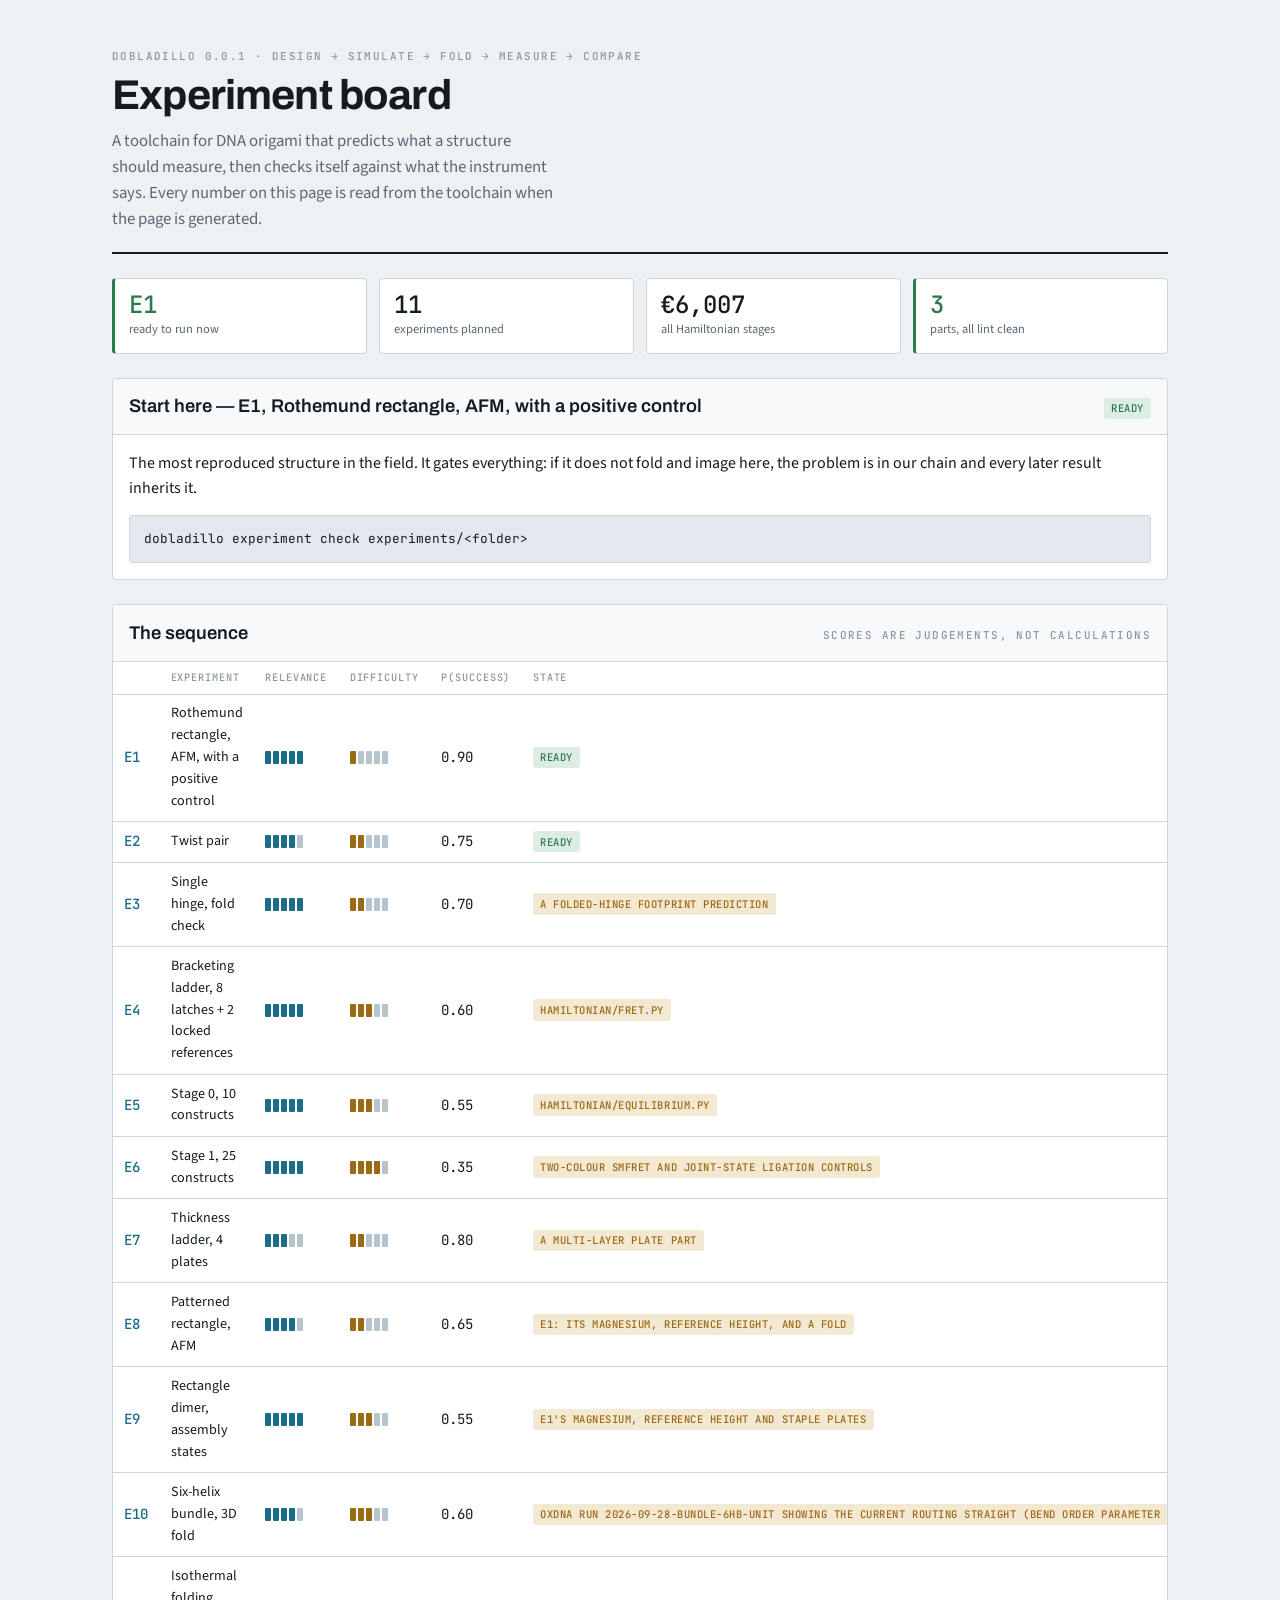
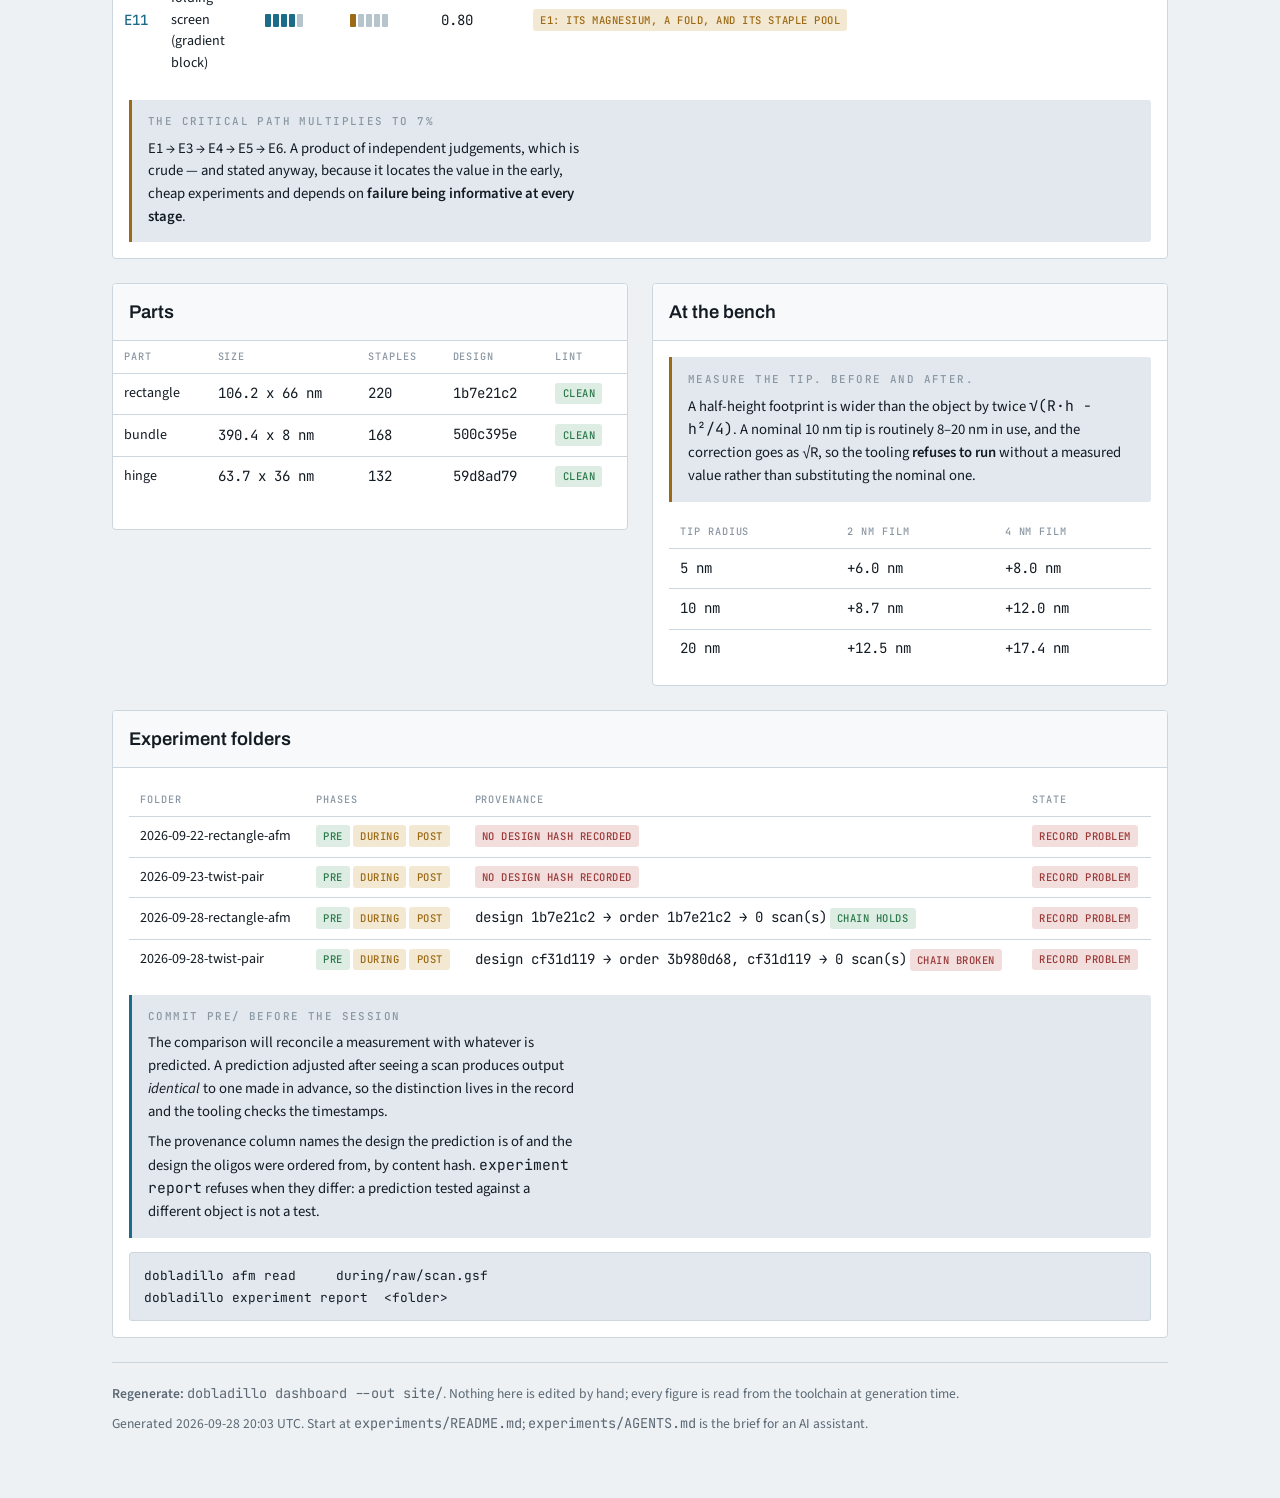
<file: dashboard/site/index.html>
<!doctype html>
<html lang="en"><head><meta charset="utf-8">
<meta name="viewport" content="width=device-width,initial-scale=1">
<title>Dobladillo experiment board</title><link rel="preconnect" href="https://fonts.googleapis.com"><link rel="preconnect" href="https://fonts.gstatic.com" crossorigin><link rel="stylesheet" href="https://fonts.googleapis.com/css2?family=Archivo:wght@500;600;700&family=JetBrains+Mono:wght@400;500&family=Source+Sans+3:wght@400;500;600&display=swap">
<style>
:root{--ground:#EDF1F4;--surface:#FFF;--sunk:#E2E8ED;--raise:#F7F9FA;--ink:#131B23;
--muted:#5B6874;--faint:#8A97A3;--rule:#CCD6DE;--accent:#1B6C88;--accent-soft:#DCEBF0;
--ready:#2C7A4B;--ready-soft:#DDEDE3;--blocked:#9C6A14;--blocked-soft:#F3E8D2;
--bad:#9B3A38;--bad-soft:#F2DEDD;--bar:#B6C4CE;
--fd:"Archivo",system-ui,sans-serif;--fb:"Source Sans 3",system-ui,sans-serif;
--fm:"JetBrains Mono",ui-monospace,monospace}
@media (prefers-color-scheme:dark){:root:not([data-theme="light"]){
--ground:#0D1318;--surface:#141C23;--sunk:#101820;--raise:#1A242C;--ink:#E4EAEF;
--muted:#94A3AF;--faint:#6B7885;--rule:#243039;--accent:#5FB6D1;--accent-soft:#122A33;
--ready:#63C08A;--ready-soft:#12251A;--blocked:#D7A44A;--blocked-soft:#2A2113;
--bad:#E08480;--bad-soft:#2B1615;--bar:#33424E}}
:root[data-theme="dark"]{--ground:#0D1318;--surface:#141C23;--sunk:#101820;--raise:#1A242C;
--ink:#E4EAEF;--muted:#94A3AF;--faint:#6B7885;--rule:#243039;--accent:#5FB6D1;
--accent-soft:#122A33;--ready:#63C08A;--ready-soft:#12251A;--blocked:#D7A44A;
--blocked-soft:#2A2113;--bad:#E08480;--bad-soft:#2B1615;--bar:#33424E}
*{box-sizing:border-box}
body{margin:0;background:var(--ground);color:var(--ink);font-family:var(--fb);font-size:16px;
line-height:1.55;-webkit-font-smoothing:antialiased}
.wrap{max-width:70rem;margin:0 auto;padding:clamp(1.5rem,4vw,3rem) clamp(1rem,3vw,2rem) 4rem;
display:flex;flex-direction:column;gap:1.5rem}
h1,h2{font-family:var(--fd);margin:0;text-wrap:balance}
h1{font-size:clamp(1.75rem,1.3rem + 2vw,2.6rem);font-weight:700;letter-spacing:-.02em;line-height:1.05}
h2{font-size:1.15rem;font-weight:600}
p{margin:0}
.mono,td.num,.stat .v{font-family:var(--fm);font-variant-numeric:tabular-nums}
.eyebrow{font-family:var(--fm);font-size:.68rem;letter-spacing:.13em;text-transform:uppercase;
color:var(--faint);font-weight:500}
header{display:flex;flex-direction:column;gap:.6rem;padding-bottom:1.25rem;border-bottom:2px solid var(--ink)}
.lede{color:var(--muted);max-width:56ch;font-size:1.05rem}
.strip{display:grid;gap:.75rem;grid-template-columns:repeat(auto-fit,minmax(11rem,1fr))}
.stat{background:var(--surface);border:1px solid var(--rule);border-radius:4px;padding:.8rem .9rem;
display:flex;flex-direction:column;gap:.15rem}
.stat .v{font-size:1.5rem;font-weight:500;line-height:1.1}
.stat .k{font-size:.78rem;color:var(--muted)}
.stat.go{border-left:3px solid var(--ready)}.stat.go .v{color:var(--ready)}
.stat.bad{border-left:3px solid var(--bad)}.stat.bad .v{color:var(--bad)}
.panel{background:var(--surface);border:1px solid var(--rule);border-radius:4px;overflow:hidden}
.panel>.head{padding:.85rem 1rem;border-bottom:1px solid var(--rule);background:var(--raise);
display:flex;justify-content:space-between;align-items:baseline;gap:1rem;flex-wrap:wrap}
.panel>.body{padding:1rem;display:flex;flex-direction:column;gap:.9rem}
.scroll{overflow-x:auto}
table{width:100%;border-collapse:collapse;font-size:.88rem}
th{font-family:var(--fm);font-size:.64rem;letter-spacing:.09em;text-transform:uppercase;
color:var(--faint);font-weight:500;text-align:left;padding:.5rem .7rem;white-space:nowrap;
border-bottom:1px solid var(--rule)}
td{padding:.55rem .7rem;border-bottom:1px solid var(--rule);vertical-align:middle}
tbody tr:last-child td{border-bottom:0}
td.num{white-space:nowrap}
.id{font-family:var(--fm);font-weight:500;color:var(--accent)}
.pill{display:inline-block;font-family:var(--fm);font-size:.66rem;letter-spacing:.05em;
text-transform:uppercase;padding:.16rem .45rem;border-radius:3px;white-space:nowrap;font-weight:500}
.p-ready{background:var(--ready-soft);color:var(--ready)}
.p-blocked{background:var(--blocked-soft);color:var(--blocked)}
.p-bad{background:var(--bad-soft);color:var(--bad)}
.bar{display:inline-flex;gap:2px;vertical-align:middle}
.bar i{width:6px;height:13px;background:var(--bar);border-radius:1px;display:block}
.bar i.on{background:var(--accent)}
.bar.risk i.on{background:var(--blocked)}
.cols{display:grid;gap:1.5rem;grid-template-columns:repeat(auto-fit,minmax(20rem,1fr));align-items:start}
.note{background:var(--sunk);border-left:3px solid var(--accent);padding:.85rem 1rem;
display:flex;flex-direction:column;gap:.45rem;border-radius:0 3px 3px 0}
.note.warn{border-left-color:var(--blocked)}
.note.bad{border-left-color:var(--bad)}
.note p{font-size:.92rem;max-width:62ch}
pre{margin:0;background:var(--sunk);border:1px solid var(--rule);border-radius:3px;
padding:.75rem .85rem;overflow-x:auto;font-family:var(--fm);font-size:.8rem;line-height:1.7}
ol{margin:0;padding-left:1.15rem;display:flex;flex-direction:column;gap:.4rem;font-size:.93rem}
strong{font-weight:600}
footer{color:var(--muted);font-size:.85rem;border-top:1px solid var(--rule);padding-top:1.25rem;
display:flex;flex-direction:column;gap:.5rem}
:focus-visible{outline:2px solid var(--accent);outline-offset:2px}
</style></head><body><div class="wrap">

<header><span class="eyebrow">Dobladillo 0.0.1 &middot; design → simulate → fold → measure → compare</span>
<h1>Experiment board</h1>
<p class="lede">A toolchain for DNA origami that predicts what a structure should measure,
then checks itself against what the instrument says. Every number on this page is read
from the toolchain when the page is generated.</p></header>

<div class="strip"><div class="stat go"><span class="v">E1</span><span class="k">ready to run now</span></div>
<div class="stat"><span class="v">11</span><span class="k">experiments planned</span></div>
<div class="stat"><span class="v">&euro;6,007</span><span class="k">all Hamiltonian stages</span></div>
<div class="stat go"><span class="v">3</span><span class="k">parts, all lint clean</span></div></div>

<section class="panel"><div class="head"><h2>Start here — E1, Rothemund rectangle, AFM, with a positive control</h2>
<span class="pill p-ready">ready</span></div>
<div class="body"><p>The most reproduced structure in the field. It gates everything: if it does not fold and image here, the problem is in our chain and every later result inherits it.</p>
<pre>dobladillo experiment check experiments/&lt;folder&gt;</pre></div></section>
<section class="panel"><div class="head"><h2>The sequence</h2>
<span class="eyebrow">scores are judgements, not calculations</span></div>
<div class="scroll"><table><thead><tr><th></th><th>experiment</th><th>relevance</th><th>difficulty</th><th>P(success)</th><th>state</th></tr></thead><tbody><tr><td class="id">E1</td><td>Rothemund rectangle, AFM, with a positive control</td><td><span class="bar"><i class="on"></i><i class="on"></i><i class="on"></i><i class="on"></i><i class="on"></i></span></td><td><span class="bar risk"><i class="on"></i><i></i><i></i><i></i><i></i></span></td><td class="num">0.90</td><td><span class="pill p-ready">ready</span></td></tr><tr><td class="id">E2</td><td>Twist pair</td><td><span class="bar"><i class="on"></i><i class="on"></i><i class="on"></i><i class="on"></i><i></i></span></td><td><span class="bar risk"><i class="on"></i><i class="on"></i><i></i><i></i><i></i></span></td><td class="num">0.75</td><td><span class="pill p-ready">ready</span></td></tr><tr><td class="id">E3</td><td>Single hinge, fold check</td><td><span class="bar"><i class="on"></i><i class="on"></i><i class="on"></i><i class="on"></i><i class="on"></i></span></td><td><span class="bar risk"><i class="on"></i><i class="on"></i><i></i><i></i><i></i></span></td><td class="num">0.70</td><td><span class="pill p-blocked">a folded-hinge footprint prediction</span></td></tr><tr><td class="id">E4</td><td>Bracketing ladder, 8 latches + 2 locked references</td><td><span class="bar"><i class="on"></i><i class="on"></i><i class="on"></i><i class="on"></i><i class="on"></i></span></td><td><span class="bar risk"><i class="on"></i><i class="on"></i><i class="on"></i><i></i><i></i></span></td><td class="num">0.60</td><td><span class="pill p-blocked">hamiltonian/fret.py</span></td></tr><tr><td class="id">E5</td><td>Stage 0, 10 constructs</td><td><span class="bar"><i class="on"></i><i class="on"></i><i class="on"></i><i class="on"></i><i class="on"></i></span></td><td><span class="bar risk"><i class="on"></i><i class="on"></i><i class="on"></i><i></i><i></i></span></td><td class="num">0.55</td><td><span class="pill p-blocked">hamiltonian/equilibrium.py</span></td></tr><tr><td class="id">E6</td><td>Stage 1, 25 constructs</td><td><span class="bar"><i class="on"></i><i class="on"></i><i class="on"></i><i class="on"></i><i class="on"></i></span></td><td><span class="bar risk"><i class="on"></i><i class="on"></i><i class="on"></i><i class="on"></i><i></i></span></td><td class="num">0.35</td><td><span class="pill p-blocked">two-colour smFRET and joint-state ligation controls</span></td></tr><tr><td class="id">E7</td><td>Thickness ladder, 4 plates</td><td><span class="bar"><i class="on"></i><i class="on"></i><i class="on"></i><i></i><i></i></span></td><td><span class="bar risk"><i class="on"></i><i class="on"></i><i></i><i></i><i></i></span></td><td class="num">0.80</td><td><span class="pill p-blocked">a multi-layer plate part</span></td></tr><tr><td class="id">E8</td><td>Patterned rectangle, AFM</td><td><span class="bar"><i class="on"></i><i class="on"></i><i class="on"></i><i class="on"></i><i></i></span></td><td><span class="bar risk"><i class="on"></i><i class="on"></i><i></i><i></i><i></i></span></td><td class="num">0.65</td><td><span class="pill p-blocked">E1: its magnesium, reference height, and a fold</span></td></tr><tr><td class="id">E9</td><td>Rectangle dimer, assembly states</td><td><span class="bar"><i class="on"></i><i class="on"></i><i class="on"></i><i class="on"></i><i class="on"></i></span></td><td><span class="bar risk"><i class="on"></i><i class="on"></i><i class="on"></i><i></i><i></i></span></td><td class="num">0.55</td><td><span class="pill p-blocked">E1&#x27;s magnesium, reference height and staple plates</span></td></tr><tr><td class="id">E10</td><td>Six-helix bundle, 3D fold</td><td><span class="bar"><i class="on"></i><i class="on"></i><i class="on"></i><i class="on"></i><i></i></span></td><td><span class="bar risk"><i class="on"></i><i class="on"></i><i class="on"></i><i></i><i></i></span></td><td class="num">0.60</td><td><span class="pill p-blocked">oxDNA run 2026-09-28-bundle-6hb-unit showing the current routing straight (bend order parameter well below 0.99, sagitta well below 50 nm)</span></td></tr><tr><td class="id">E11</td><td>Isothermal folding screen (gradient block)</td><td><span class="bar"><i class="on"></i><i class="on"></i><i class="on"></i><i class="on"></i><i></i></span></td><td><span class="bar risk"><i class="on"></i><i></i><i></i><i></i><i></i></span></td><td class="num">0.80</td><td><span class="pill p-blocked">E1: its magnesium, a fold, and its staple pool</span></td></tr></tbody></table></div>
<div class="body"><div class="note warn">
<span class="eyebrow">The critical path multiplies to 7%</span>
<p>E1 → E3 → E4 → E5 → E6. A product of independent judgements,
which is crude — and stated anyway, because it locates the value in the early, cheap
experiments and depends on <strong>failure being informative at every stage</strong>.</p>
</div></div></section>


<div class="cols">
<section class="panel"><div class="head"><h2>Parts</h2></div>
<div class="scroll"><table><thead><tr><th>part</th><th>size</th><th>staples</th><th>design</th><th>lint</th></tr></thead><tbody><tr><td>rectangle</td><td class="num">106.2 x 66 nm</td><td class="num">220</td><td><span class="mono">1b7e21c2</span></td><td><span class="pill p-ready">clean</span></td></tr><tr><td>bundle</td><td class="num">390.4 x 8 nm</td><td class="num">168</td><td><span class="mono">500c395e</span></td><td><span class="pill p-ready">clean</span></td></tr><tr><td>hinge</td><td class="num">63.7 x 36 nm</td><td class="num">132</td><td><span class="mono">59d8ad79</span></td><td><span class="pill p-ready">clean</span></td></tr></tbody></table></div><div class="body"></div></section>

<section class="panel"><div class="head"><h2>At the bench</h2></div>
<div class="body"><div class="note warn">
<span class="eyebrow">Measure the tip. Before and after.</span>
<p>A half-height footprint is wider than the object by twice
<span class="mono">&radic;(R&middot;h &minus; h&sup2;/4)</span>. A nominal 10 nm tip is
routinely 8&ndash;20 nm in use, and the correction goes as &radic;R, so the tooling
<strong>refuses to run</strong> without a measured value rather than substituting the
nominal one.</p></div>
<div class="scroll"><table><thead><tr><th>tip radius</th><th>2 nm film</th><th>4 nm film</th></tr></thead><tbody><tr><td class="num">5 nm</td><td class="num">+6.0 nm</td><td class="num">+8.0 nm</td></tr><tr><td class="num">10 nm</td><td class="num">+8.7 nm</td><td class="num">+12.0 nm</td></tr><tr><td class="num">20 nm</td><td class="num">+12.5 nm</td><td class="num">+17.4 nm</td></tr></tbody></table></div></div></section>
</div>

<section class="panel"><div class="head"><h2>Experiment folders</h2></div>
<div class="body"><div class="scroll"><table><thead><tr><th>folder</th><th>phases</th><th>provenance</th><th>state</th></tr></thead><tbody><tr><td>2026-09-22-rectangle-afm</td><td><span class="pill p-ready">pre</span> <span class="pill p-blocked">during</span> <span class="pill p-blocked">post</span></td><td><span class="pill p-bad">no design hash recorded</span></td><td><span class="pill p-bad">record problem</span></td></tr><tr><td>2026-09-23-twist-pair</td><td><span class="pill p-ready">pre</span> <span class="pill p-blocked">during</span> <span class="pill p-blocked">post</span></td><td><span class="pill p-bad">no design hash recorded</span></td><td><span class="pill p-bad">record problem</span></td></tr><tr><td>2026-09-28-rectangle-afm</td><td><span class="pill p-ready">pre</span> <span class="pill p-blocked">during</span> <span class="pill p-blocked">post</span></td><td><span class="mono">design 1b7e21c2 → order 1b7e21c2 → 0 scan(s)</span> <span class="pill p-ready">chain holds</span></td><td><span class="pill p-bad">record problem</span></td></tr><tr><td>2026-09-28-twist-pair</td><td><span class="pill p-ready">pre</span> <span class="pill p-blocked">during</span> <span class="pill p-blocked">post</span></td><td><span class="mono">design cf31d119 → order 3b980d68, cf31d119 → 0 scan(s)</span> <span class="pill p-bad">chain broken</span></td><td><span class="pill p-bad">record problem</span></td></tr></tbody></table></div>
<div class="note"><span class="eyebrow">Commit <span class="mono">pre/</span> before the session</span>
<p>The comparison will reconcile a measurement with whatever is predicted. A prediction
adjusted after seeing a scan produces output <em>identical</em> to one made in advance, so
the distinction lives in the record and the tooling checks the timestamps.</p>
<p>The provenance column names the design the prediction is of and the design the
oligos were ordered from, by content hash. <span class="mono">experiment report</span>
refuses when they differ: a prediction tested against a different object is not a test.</p></div>
<pre>dobladillo afm read     during/raw/scan.gsf
dobladillo experiment report  &lt;folder&gt;</pre></div></section>

<footer><p><strong>Regenerate:</strong> <span class="mono">dobladillo dashboard --out site/</span>.
Nothing here is edited by hand; every figure is read from the toolchain at generation time.</p>
<p>Generated 2026-09-28 20:03 UTC.
Start at <span class="mono">experiments/README.md</span>;
<span class="mono">experiments/AGENTS.md</span> is the brief for an AI assistant.</p></footer>
</div>
<script id="state" type="application/json">{"version": "0.0.1", "experiments": [{"id": "E1", "title": "Rothemund rectangle, AFM, with a positive control", "epic": null, "relevance": 5, "difficulty": 1, "success": 0.9, "ready": true, "blocked_by": "", "why": "The most reproduced structure in the field. It gates everything: if it does not fold and image here, the problem is in our chain and every later result inherits it.", "on_critical_path": true}, {"id": "E2", "title": "Twist pair", "epic": null, "relevance": 4, "difficulty": 2, "success": 0.75, "ready": true, "blocked_by": "", "why": "Validates the twist correction that every square-lattice dimension rests on. Whether deleting one base every 64 cancels the twist in practice is visible in an AFM image and nowhere else.", "on_critical_path": false}, {"id": "E3", "title": "Single hinge, fold check", "epic": 2, "relevance": 5, "difficulty": 2, "success": 0.7, "ready": false, "blocked_by": "a folded-hinge footprint prediction", "why": "The cheapest thing that can invalidate the hinge line. One construct rather than eight, and the original plan went straight from 'no hinge has ever been folded' to an eight-construct ladder with a FRET readout.", "on_critical_path": true}, {"id": "E4", "title": "Bracketing ladder, 8 latches + 2 locked references", "epic": 2, "relevance": 5, "difficulty": 3, "success": 0.6, "ready": false, "blocked_by": "hamiltonian/fret.py", "why": "Locates the conformational offset. Without it Stage 0 can return ten saturated measurements and no information, because a FRET probability is informative over only about 2.9 kT and the offset slides the whole sweep. The ladder's rungs are read against two locked references, open and latched (`bracket`), without which a bulk FRET efficiency cannot be turned into p(latched).", "on_critical_path": true}, {"id": "E5", "title": "Stage 0, 10 constructs", "epic": 2, "relevance": 5, "difficulty": 3, "success": 0.55, "ready": false, "blocked_by": "hamiltonian/equilibrium.py", "why": "Measures the manufacturing noise floor, which sets the resolution of everything after it. Its intercept is also the only measurement of the conformational cost of closing.", "on_critical_path": true}, {"id": "E6", "title": "Stage 1, 25 constructs", "epic": 2, "relevance": 5, "difficulty": 4, "success": 0.35, "ready": false, "blocked_by": "two-colour smFRET and joint-state ligation controls", "why": "The decision point. Is the coupling constant when the biases are varied? If not there is no Hamiltonian, only a coupled system \u2014 which is a real finding about molecular coupling and is publishable.", "on_critical_path": true}, {"id": "E7", "title": "Thickness ladder, 4 plates", "epic": 3, "relevance": 3, "difficulty": 2, "success": 0.8, "ready": false, "blocked_by": "a multi-layer plate part", "why": "The offer to the AFM partner. A stiffness standard tests one number; a thickness ladder tests the whole inference chain, and needs no prior agreement on what DNA's modulus is.", "on_critical_path": false}, {"id": "E8", "title": "Patterned rectangle, AFM", "epic": null, "relevance": 4, "difficulty": 2, "success": 0.65, "ready": false, "blocked_by": "E1: its magnesium, reference height, and a fold", "why": "Level 3: control a detail, not only the outline. 28 of E1's staples carry a hairpin that draws a chiral, off-centre F on one face; it costs only those 28 oligos (about EUR 150), and a read F is the orientation and face marker later experiments need.", "on_critical_path": false}, {"id": "E9", "title": "Rectangle dimer, assembly states", "epic": null, "relevance": 5, "difficulty": 3, "success": 0.55, "ready": false, "blocked_by": "E1's magnesium, reference height and staple plates", "why": "The first experiment where two separately folded origami have to find each other. Every larger structure is made of that step, and it is where published yields stop being near 100%: 7-23% for short sticky ends, 75-86% typical, 98.6-99.6% only with gel-purified monomers. It is also the first readout that is a distribution rather than a dimension.", "on_critical_path": false}, {"id": "E10", "title": "Six-helix bundle, 3D fold", "epic": null, "relevance": 4, "difficulty": 3, "success": 0.6, "ready": false, "blocked_by": "oxDNA run 2026-09-28-bundle-6hb-unit showing the current routing straight (bend order parameter well below 0.99, sagitta well below 50 nm)", "why": "The first 3D part, and the one whose routing had the worst bug: misphased crossovers bent earlier versions into 269-347 nm arcs in oxDNA. Validates the fold on a gel first, then asks on mica whether the rod is straight but flexible or systematically curved -- which only the tangent-angle fit can tell apart -- and checks its length. Depends on E1 for technique and reference height only.", "on_critical_path": false}, {"id": "E11", "title": "Isothermal folding screen (gradient block)", "epic": null, "relevance": 4, "difficulty": 1, "success": 0.8, "ready": false, "blocked_by": "E1: its magnesium, a fold, and its staple pool", "why": "Much of the folding happens in a narrow temperature window; held inside it, origami can fold in minutes (Sobczak 2012). Measures that window for our rectangle with one gradient-block run per time point, against E1's ramp fold, and tests the predicted window (`folding-window`). It is the prerequisite for folding where temperature cannot be steered, such as a high-speed AFM cell.", "on_critical_path": false}], "critical_path": ["E1", "E3", "E4", "E5", "E6"], "critical_probability": 0.0728, "stages": [{"stage": "bracketing", "purpose": "Locate the conformational offset, so that Stage 0's sweep is placed inside the window where a probability carries information rather than beside it", "constructs": 8, "core_staples": 200, "variant_staples": 96, "total_staples": 296, "modified_oligos": 2, "modified_oligo_cost_eur": 300.0, "estimated_cost_eur": 1247.0, "cost_if_not_shared_eur": 5120.0, "saved_by_sharing_eur": 3873.0, "core_id": "single-hinge", "controls": ["The same FRET calibration as Stage 0: this is a probability measurement and inherits every systematic of one."], "notes": ["Run before ordering Stage 0, not alongside it. Its output is which latch to centre the sweep on; ordering both at once throws that away.", "A run where no rung reads informatively is not a failed measurement. It says the offset is outside the reachable range, and the joint length, not the latch, is what has to change."]}, {"stage": "0", "purpose": "dG_eff against latch design, and the construct-to-construct scatter", "constructs": 10, "core_staples": 200, "variant_staples": 120, "total_staples": 320, "modified_oligos": 2, "modified_oligo_cost_eur": 300.0, "estimated_cost_eur": 1324.0, "cost_if_not_shared_eur": 6400.0, "saved_by_sharing_eur": 5076.0, "core_id": "single-hinge", "controls": ["at least 3 independent folds of every construct, to separate folding variance from synthesis variance", "at least 2 independent oligo syntheses for a subset, for the same reason", "AFM on each, to confirm the structure folded at all before its dG is believed"], "notes": ["go/no-go: scatter at fixed design below 0.3 kT. This is TIGHTER than the source document's ~1 kT, because at 1 kT a designed 1 kT coupling returns with a median error near 0.85 kT and Stage 1 cannot then meet its own criterion.", "the GC axis is swept at a fixed 8 bp length so length and composition do not move together and become unattributable", "the FRET pair sits across the hinge joint, which is core geometry, so two modified oligos serve the whole series rather than two per construct: EUR 300 instead of EUR 3000"]}, {"stage": "1", "purpose": "measure J, and verify it is constant as h1 and h2 are varied", "constructs": 25, "core_staples": 380, "variant_staples": 800, "total_staples": 1180, "modified_oligos": 4, "modified_oligo_cost_eur": 600.0, "estimated_cost_eur": 4376.0, "cost_if_not_shared_eur": 30400.0, "saved_by_sharing_eur": 26024.0, "core_id": "two-hinge", "controls": ["an UNCOUPLED pair at every bias setting: two hinges far apart on the same plate, no strut. Any correlation measured there is an artefact, and it quantifies the background that |J| has to beat", "locked constructs in ALL FOUR joint states (++, +-, -+, --), not in the two states of one spin. This project's simulation shows a ligation bias that depends on each spin separately is algebraically a field shift and CANNOT corrupt J; only a bias depending on the joint state can, and it adds exactly half itself to the apparent coupling. Calibrating per-site efficiency is therefore the wrong control", "two initial conditions for every measurement -- annealed from high T, and released from a locked state -- confirming they converge"], "notes": ["go/no-go: |J| above the Stage 0 noise floor by 3 sigma; J constant across the bias grid to 0.3 kT; uncoupled control below the noise floor", "the key plot is fitted J against applied (h1, h2). A slope means the couplings are bias-dependent and the pairwise Ising form is wrong", "a negative result here is publishable and is a real finding about molecular coupling"]}], "programme_cost": {"stages": ["bracketing", "0", "1"], "cores": ["single-hinge", "two-hinge"], "core_staples": 580, "variant_staples": 1016, "modified_oligos": 6, "total_eur": 6007.0, "naive_sum_of_stages_eur": 6947.0}, "tip_table": [{"radius_nm": 5.0, "widening_nm": {"2.0": 6.0, "4.0": 8.0}}, {"radius_nm": 10.0, "widening_nm": {"2.0": 8.7, "4.0": 12.0}}, {"radius_nm": 20.0, "widening_nm": {"2.0": 12.5, "4.0": 17.4}}], "parts": [{"name": "rectangle", "dimensions_nm": {"width": 106.2, "height": 66.0}, "staples": 220, "violations": 0, "clean": true, "worst": "", "outlines": [{"origin": "designed", "definition": "base count times rise, as an idealised rectangle", "points": [[-53.1, -33.0], [53.1, -33.0], [53.1, 33.0], [-53.1, 33.0]]}], "design_sha256": "1b7e21c2c1e9677f5f5ce2d20d0a3d171d3a7fc605f8654459b020bfe1fd9ea3", "run": null}, {"name": "bundle", "dimensions_nm": {"length": 390.4, "diameter": 8.0}, "staples": 168, "violations": 0, "clean": true, "worst": "", "outlines": [{"origin": "designed", "definition": "base count times rise, as an idealised rectangle", "points": [[-195.2, -4.0], [195.2, -4.0], [195.2, 4.0], [-195.2, 4.0]]}], "design_sha256": "500c395e6f37a4264870b515a9f387deeded422d5b49ef9404fecc11552e43df", "run": null}, {"name": "hinge", "dimensions_nm": {"width": 63.7, "height": 36.0}, "staples": 132, "violations": 0, "clean": true, "worst": "", "outlines": [{"origin": "designed", "definition": "base count times rise, as an idealised rectangle", "points": [[-31.85, -18.0], [31.85, -18.0], [31.85, 18.0], [-31.85, 18.0]]}], "design_sha256": "59d8ad79075bf8a74d01ad7448bb1163c102772d775ba822c3d4e7df972e111b", "run": null}], "folders": [{"name": "2026-09-22-rectangle-afm", "ready_for": "during", "believable": false, "problems": ["no design hash recorded: pre/prediction.json was written before the provenance chain existed, so nothing can check that the scans are of the design that was predicted. pre/RETILED.md records that the design was changed after the prediction was written", "pre/order has no manifest, so the order -- and every sample folded from it -- cannot be tied to a design"], "phases": {"pre": true, "during": false, "post": false}, "provenance": {"legacy": true, "verified": false, "design_sha256": null, "order_design_sha256": null, "ordered_designs": [], "scans": 0, "links": [{"node": "design", "name": "canonical scadnano JSON", "sha256": null, "parent": null}, {"node": "prediction", "name": "pre/prediction.json", "sha256": "3630d472cd021f649e069415acdaed52a0f50cb88ed3875472df620cddb1fdfa", "parent": null}, {"node": "experiment folder", "name": "pre/provenance.json", "sha256": null, "parent": "3630d472cd021f649e069415acdaed52a0f50cb88ed3875472df620cddb1fdfa"}]}}, {"name": "2026-09-23-twist-pair", "ready_for": "during", "believable": false, "problems": ["no design hash recorded: pre/prediction.json was written before the provenance chain existed, so nothing can check that the scans are of the design that was predicted. pre/RETILED.md records that the design was changed after the prediction was written", "pre/order has no manifest, so the order -- and every sample folded from it -- cannot be tied to a design"], "phases": {"pre": true, "during": false, "post": false}, "provenance": {"legacy": true, "verified": false, "design_sha256": null, "order_design_sha256": null, "ordered_designs": [], "scans": 0, "links": [{"node": "design", "name": "canonical scadnano JSON", "sha256": null, "parent": null}, {"node": "prediction", "name": "pre/prediction.json", "sha256": "8790bc31c9fc8bc6f48380b9b90789edb86cbcff1bd7ddfaa4763c7d2177fb3a", "parent": null}, {"node": "experiment folder", "name": "pre/provenance.json", "sha256": null, "parent": "8790bc31c9fc8bc6f48380b9b90789edb86cbcff1bd7ddfaa4763c7d2177fb3a"}]}}, {"name": "2026-09-28-rectangle-afm", "ready_for": "during", "believable": false, "problems": ["the gate is not written: pre/plan.md's `criterion:` line is empty. Write what result would make this a failure, and commit pre/, before taking data"], "phases": {"pre": true, "during": false, "post": false}, "provenance": {"legacy": false, "verified": true, "design_sha256": "1b7e21c2c1e9677f5f5ce2d20d0a3d171d3a7fc605f8654459b020bfe1fd9ea3", "order_design_sha256": "1b7e21c2c1e9677f5f5ce2d20d0a3d171d3a7fc605f8654459b020bfe1fd9ea3", "ordered_designs": ["1b7e21c2c1e9677f5f5ce2d20d0a3d171d3a7fc605f8654459b020bfe1fd9ea3"], "scans": 0, "links": [{"node": "design", "name": "canonical scadnano JSON", "sha256": "1b7e21c2c1e9677f5f5ce2d20d0a3d171d3a7fc605f8654459b020bfe1fd9ea3", "parent": null}, {"node": "prediction", "name": "pre/prediction.json", "sha256": "a232e727b6d6735cbe0a871f969d0bf974d707b0003904712c3038ddb7310afa", "parent": "1b7e21c2c1e9677f5f5ce2d20d0a3d171d3a7fc605f8654459b020bfe1fd9ea3"}, {"node": "order", "name": "pre/order/rectangle_manifest.json", "sha256": "ab9839d8fef2a1d48c5dd92766991184bd5d59ba366380405a7c63ae5105d593", "parent": "1b7e21c2c1e9677f5f5ce2d20d0a3d171d3a7fc605f8654459b020bfe1fd9ea3"}, {"node": "experiment folder", "name": "pre/provenance.json", "sha256": "b4fcd65b3343fc76d20ccc4cc52a2e962ff7cecb13c0e2207537c708d8d041b1", "parent": "a232e727b6d6735cbe0a871f969d0bf974d707b0003904712c3038ddb7310afa"}]}}, {"name": "2026-09-28-twist-pair", "ready_for": "during", "believable": false, "problems": ["the gate is not written: pre/plan.md's `criterion:` line is empty. Write what result would make this a failure, and commit pre/, before taking data", "pre/order holds 2 designs (3b980d68, cf31d119), so a scan cannot be attributed to one of them"], "phases": {"pre": true, "during": false, "post": false}, "provenance": {"legacy": false, "verified": false, "design_sha256": "cf31d119b0e4fdbb65038ffe1e6c0a9042607f8429d63d06dbde6103cbf9c1f3", "order_design_sha256": null, "ordered_designs": ["3b980d683aa51626c4e0e067781b7fe46b2598ce57afb48b598b218edcae2290", "cf31d119b0e4fdbb65038ffe1e6c0a9042607f8429d63d06dbde6103cbf9c1f3"], "scans": 0, "links": [{"node": "design", "name": "canonical scadnano JSON", "sha256": "cf31d119b0e4fdbb65038ffe1e6c0a9042607f8429d63d06dbde6103cbf9c1f3", "parent": null}, {"node": "prediction", "name": "pre/prediction.json", "sha256": "5bd3fb353a85fd9e98d93af70814d77944be882f277884dc57b87d06f5f38d3c", "parent": "cf31d119b0e4fdbb65038ffe1e6c0a9042607f8429d63d06dbde6103cbf9c1f3"}, {"node": "order", "name": "pre/order/twist-corrected_manifest.json", "sha256": "fca975529f0a4295bced6b70e136d55126b95c36408057627e7b749930c5e190", "parent": "cf31d119b0e4fdbb65038ffe1e6c0a9042607f8429d63d06dbde6103cbf9c1f3"}, {"node": "order", "name": "pre/order/twist-uncorrected_manifest.json", "sha256": "31a403a55689cd9559c352bb2defe722f77e24d793497e8df43ceea7f6fc1b88", "parent": "3b980d683aa51626c4e0e067781b7fe46b2598ce57afb48b598b218edcae2290"}, {"node": "experiment folder", "name": "pre/provenance.json", "sha256": "209a7607bfd2f2b56b7a09d58d33c4e6563a34e79bf1e6112fb2933a22e59377", "parent": "5bd3fb353a85fd9e98d93af70814d77944be882f277884dc57b87d06f5f38d3c"}]}}]}</script>
</body></html>
</file>
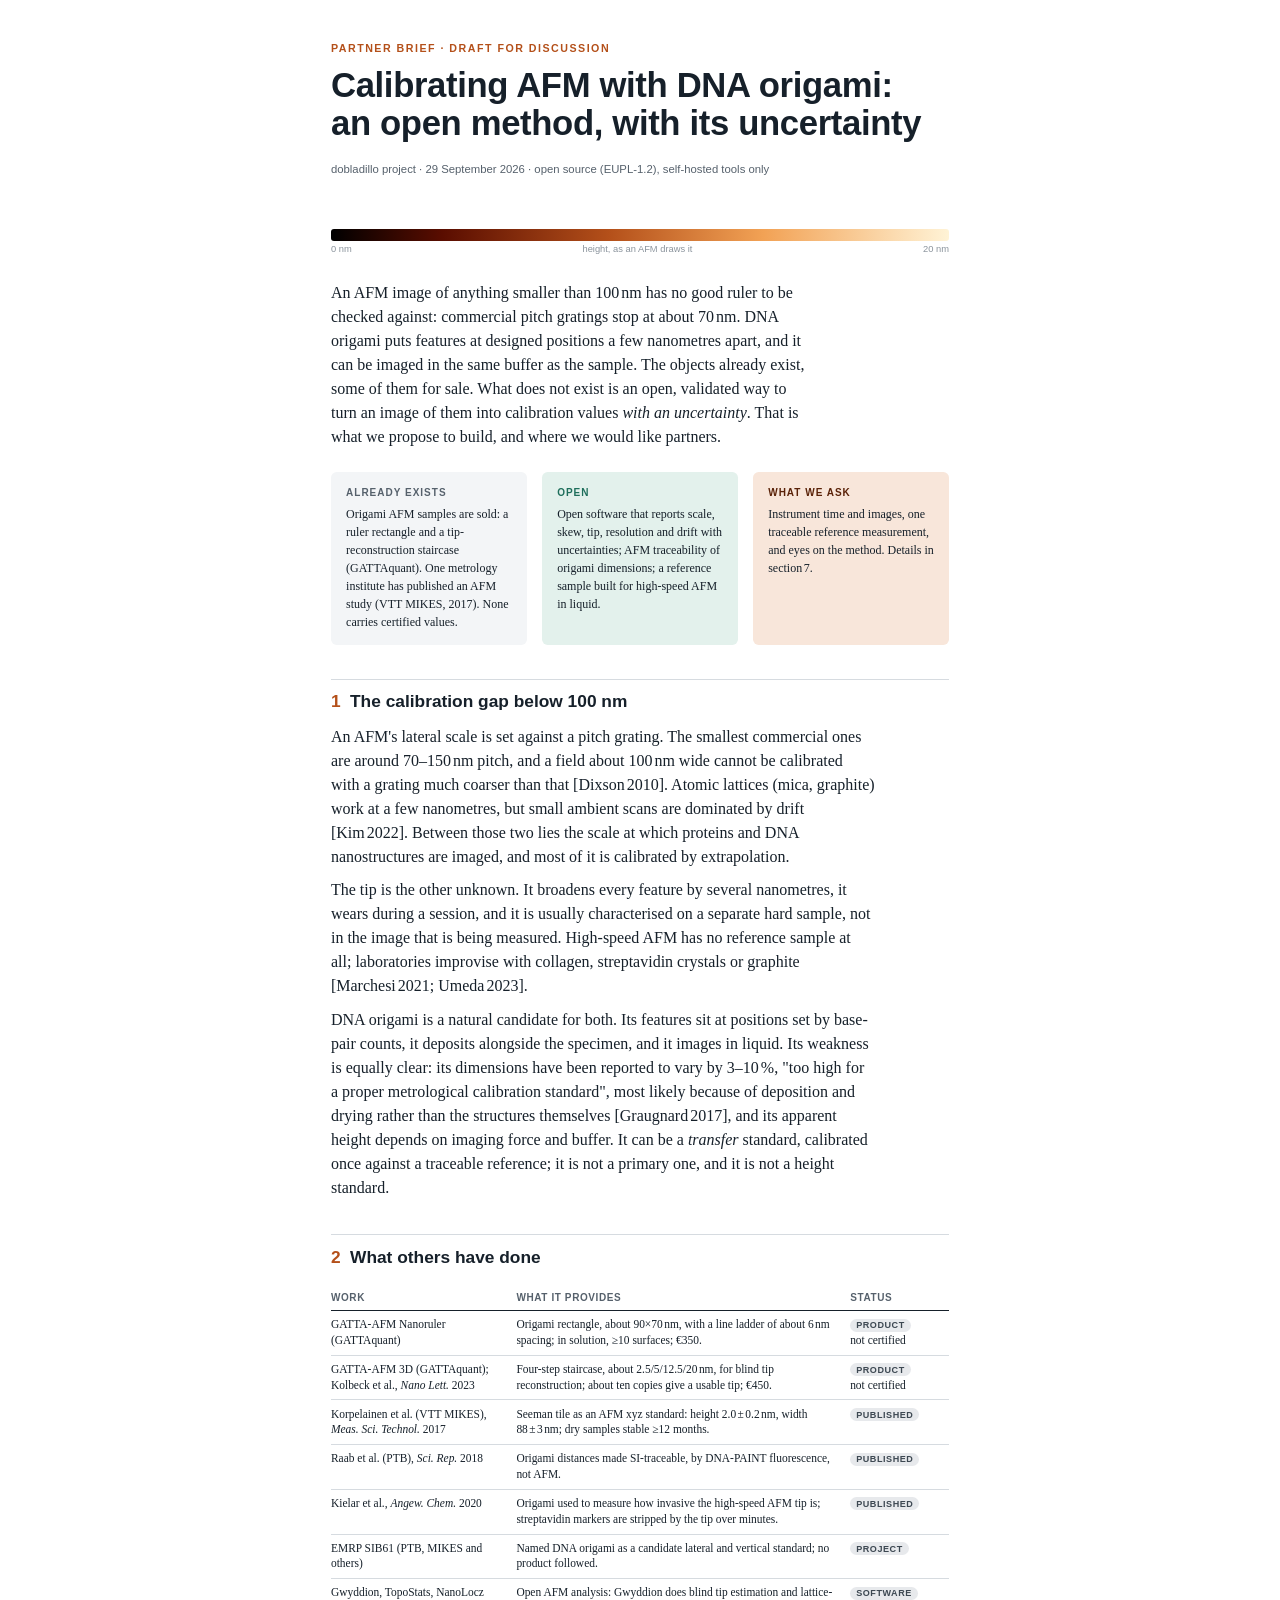
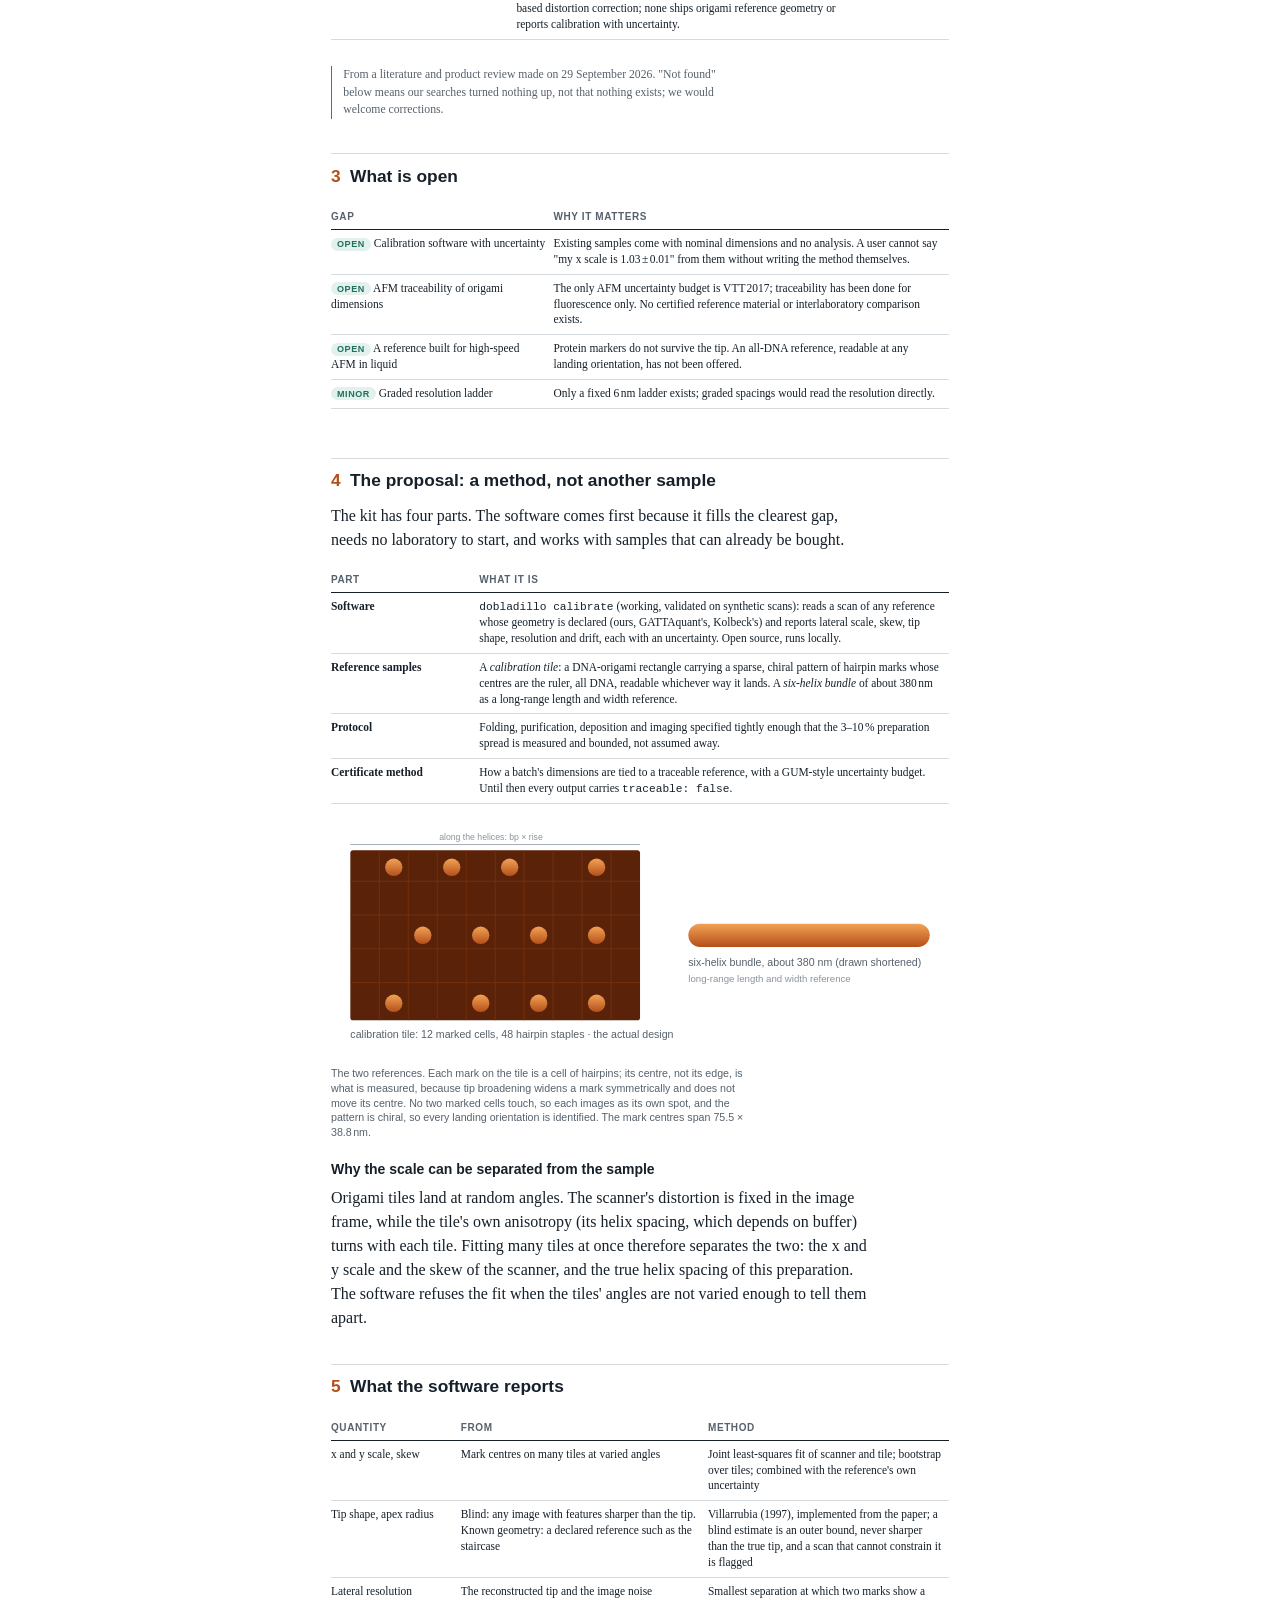
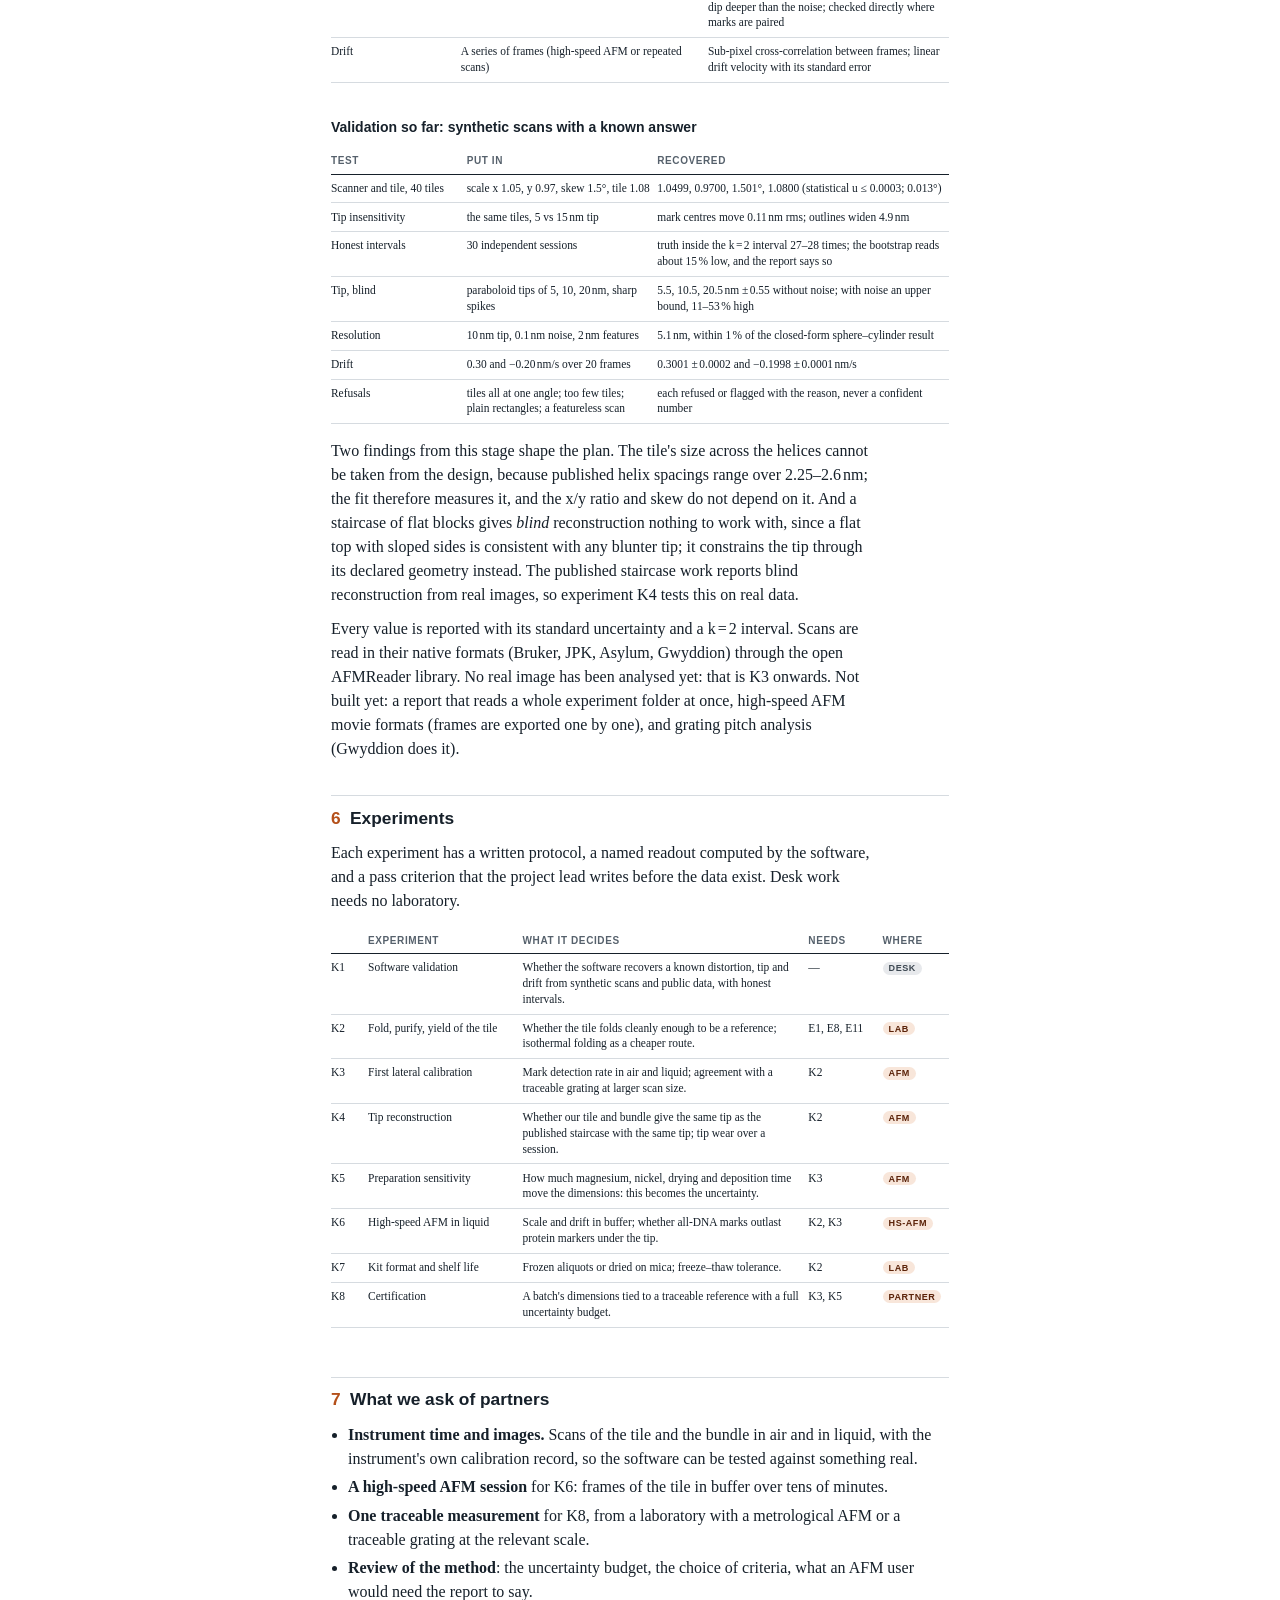
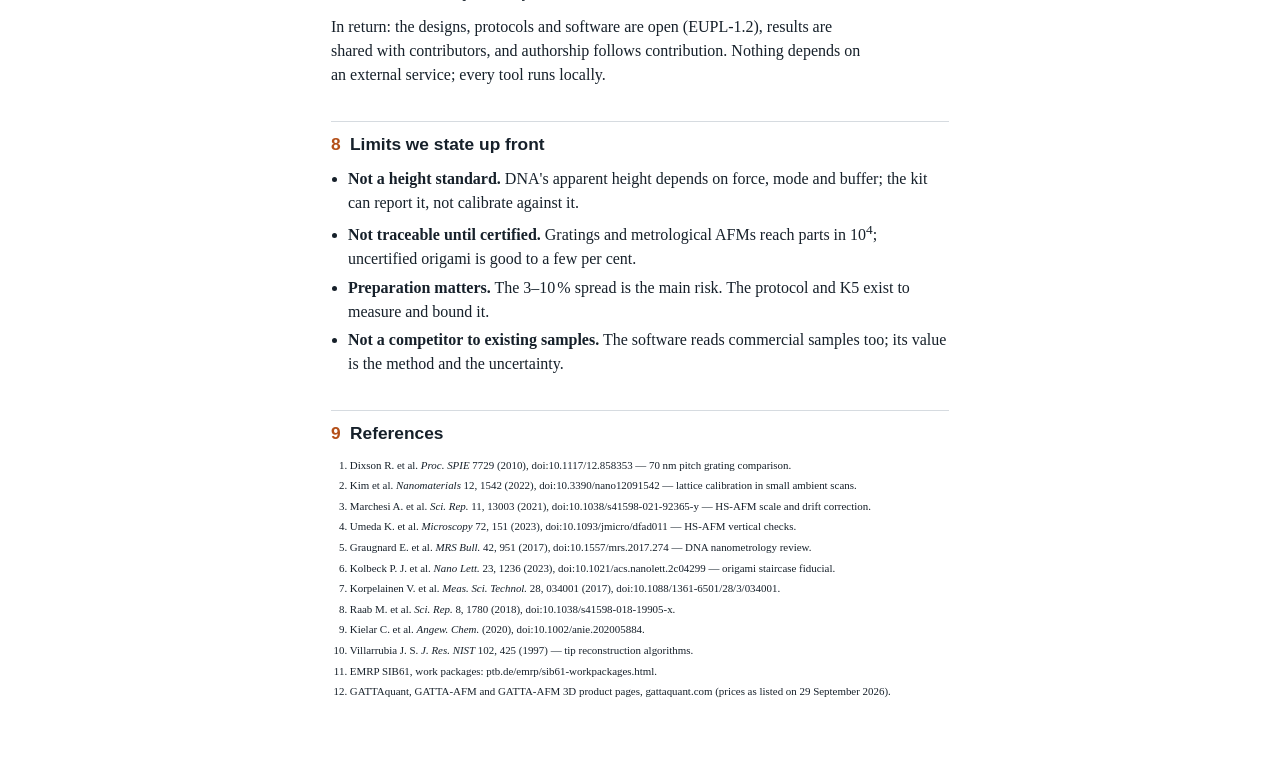
<file: projects/afm-calibration-kit/brief/partner-brief.html>
<!DOCTYPE html>
<html lang="en">
<head>
<meta charset="utf-8">
<title>Calibrating AFM with DNA Origami</title>
<meta name="description" content="Partner brief: an open DNA-origami calibration method for atomic force microscopy.">
<style>
  :root {
    --ink: #16202a;
    --muted: #56616c;
    --faint: #8a939c;
    --rule: #d6dbe0;
    --panel: #f3f5f7;
    --accent: #b4501a;      /* the afmhot mid-tone: how AFM height maps are drawn */
    --accent-deep: #5a2208;
    --accent-soft: #f8e6da;
    --open: #1f6f5c;
    --open-soft: #e3f1ec;
    --serif: "Charter", "Bitstream Charter", Georgia, serif;
    --sans: "Avenir Next", "Avenir", "Helvetica Neue", Arial, sans-serif;
    --mono: "Menlo", "SF Mono", ui-monospace, monospace;
  }
  @page {
    size: A4;
    margin: 20mm 19mm 22mm 19mm;
    @bottom-left { content: "Calibrating AFM with DNA origami \2014  partner brief, draft of 29 September 2026"; font: 7.5pt var(--sans); color: #8a939c; }
    @bottom-right { content: counter(page) " / " counter(pages); font: 7.5pt var(--sans); color: #8a939c; }
  }
  @page :first { @bottom-left { content: none; } }
  * { box-sizing: border-box; }
  html { -webkit-print-color-adjust: exact; print-color-adjust: exact; }
  body { margin: 0; background: #fff; color: var(--ink); font: 10pt/1.5 var(--serif); }
  main { max-width: 172mm; margin: 0 auto; }
  h1, h2, h3, .label, th, .kicker, figcaption, .meta { font-family: var(--sans); }
  h1 { font-size: 26pt; line-height: 1.08; font-weight: 600; letter-spacing: -0.01em; margin: 0 0 5mm; text-wrap: balance; }
  h2 { font-size: 13pt; font-weight: 600; margin: 9mm 0 2.5mm; padding-top: 2.5mm; border-top: 0.6pt solid var(--rule); text-wrap: balance; break-after: avoid; }
  h2 .n { color: var(--accent); font-variant-numeric: tabular-nums; margin-right: 2.5mm; }
  h3 { font-size: 10.5pt; font-weight: 600; margin: 5mm 0 1.5mm; break-after: avoid; }
  p { margin: 0 0 2.6mm; max-width: 68ch; hyphens: auto; }
  ul { margin: 0 0 3mm; padding-left: 4.5mm; }
  li { margin-bottom: 1.2mm; }
  code, .mono { font-family: var(--mono); font-size: 8.4pt; }
  a { color: inherit; text-decoration-color: var(--rule); }
  .kicker { font-size: 8pt; letter-spacing: 0.14em; text-transform: uppercase; color: var(--accent); font-weight: 600; margin-bottom: 3mm; }
  .meta { font-size: 8.5pt; color: var(--muted); margin-bottom: 7mm; }
  .lede { font-size: 12pt; line-height: 1.5; max-width: 60ch; margin-bottom: 6mm; }
  .bar { height: 3.2mm; border-radius: 0.8mm; margin: 0 0 7mm;
         background: linear-gradient(90deg, #000 0%, #5a0d00 18%, #b4501a 45%, #f2a255 70%, #fff3d6 100%); }
  .bar-scale { display: flex; justify-content: space-between; font: 7pt var(--sans); color: var(--faint); margin: -6mm 0 7mm; }
  .grid3 { display: grid; grid-template-columns: repeat(3, 1fr); gap: 4mm; margin: 2mm 0 5mm; }
  .card { background: var(--panel); border-radius: 1.5mm; padding: 3.5mm 4mm; break-inside: avoid; }
  .card .label { font-size: 7.5pt; letter-spacing: 0.1em; text-transform: uppercase; color: var(--muted); font-weight: 600; margin-bottom: 1.5mm; }
  .card p { font-size: 9pt; margin: 0; }
  .card.open { background: var(--open-soft); }
  .card.open .label { color: var(--open); }
  .card.ask { background: var(--accent-soft); }
  .card.ask .label { color: var(--accent-deep); }
  table { width: 100%; border-collapse: collapse; margin: 1.5mm 0 4mm; font-size: 8.6pt; line-height: 1.38; break-inside: auto; }
  th { text-align: left; font-size: 7.5pt; letter-spacing: 0.06em; text-transform: uppercase; color: var(--muted); font-weight: 600; border-bottom: 0.8pt solid var(--ink); padding: 1.4mm 2mm 1.4mm 0; }
  td { vertical-align: top; border-bottom: 0.5pt solid var(--rule); padding: 1.6mm 2mm 1.6mm 0; }
  tr { break-inside: avoid; }
  td.num { font-variant-numeric: tabular-nums; white-space: nowrap; }
  .pill { display: inline-block; font: 600 6.8pt var(--sans); letter-spacing: 0.06em; text-transform: uppercase; padding: 0.4mm 1.6mm; border-radius: 3mm; white-space: nowrap; }
  .pill.exists { background: #e7e9ec; color: #3d4852; }
  .pill.open { background: var(--open-soft); color: var(--open); }
  .pill.lab { background: var(--accent-soft); color: var(--accent-deep); }
  .pill.desk { background: #e7e9ec; color: #3d4852; }
  figure { margin: 3mm 0 5mm; break-inside: avoid; }
  figcaption { font-size: 8pt; color: var(--muted); margin-top: 1.5mm; max-width: 70ch; line-height: 1.4; }
  .note { font-size: 8.8pt; color: var(--muted); border-left: 1.2pt solid var(--accent); padding-left: 3mm; margin: 3mm 0 4mm; }
  .refs { font-size: 8.2pt; line-height: 1.4; padding-left: 5mm; }
  .refs li { margin-bottom: 1.4mm; }
  .download { display: none; }
  @media screen {
    body { font-size: 16px; }
    main { padding: 40px 16px 64px; }
    .download { display: inline-block; font: 600 13px var(--sans); color: #fff; background: var(--accent); padding: 8px 14px; border: 0; border-radius: 4px; cursor: pointer; margin: 0 0 24px; }
    .download[hidden] { display: none; }
    .save-status { margin-left: 8px; }
    .download:focus-visible { outline: 2px solid var(--ink); outline-offset: 2px; }
    .table-wrap { overflow-x: auto; }
    table { min-width: 560px; }
  }
  @media screen and (max-width: 640px) {
    h1 { font-size: 28px; }
    .grid3 { grid-template-columns: 1fr; }
  }
  .dep { font-family: var(--mono); font-size: 8pt; line-height: 1.45; background: var(--panel); border-radius: 1.5mm; padding: 3mm 4mm; white-space: pre; overflow-x: auto; margin: 2mm 0 4mm; }
</style>
</head>
<body>
<main>

<div class="kicker">Partner brief &middot; draft for discussion</div>
<h1>Calibrating AFM with DNA origami: an open method, with its uncertainty</h1>
<div class="meta">dobladillo project &middot; 29 September 2026 &middot; open source (EUPL-1.2), self-hosted tools only</div>
<button type="button" class="download" id="save-pdf" hidden>Download the PDF</button> <span class="save-status meta" id="save-status" role="status"></span>
<div class="bar" aria-hidden="true"></div>
<div class="bar-scale" aria-hidden="true"><span>0 nm</span><span>height, as an AFM draws it</span><span>20 nm</span></div>

<p class="lede">An AFM image of anything smaller than 100&#8239;nm has no good ruler to be checked against: commercial pitch gratings stop at about 70&#8239;nm. DNA origami puts features at designed positions a few nanometres apart, and it can be imaged in the same buffer as the sample. The objects already exist, some of them for sale. What does not exist is an open, validated way to turn an image of them into calibration values <em>with an uncertainty</em>. That is what we propose to build, and where we would like partners.</p>

<div class="grid3">
  <div class="card"><div class="label">Already exists</div><p>Origami AFM samples are sold: a ruler rectangle and a tip-reconstruction staircase (GATTAquant). One metrology institute has published an AFM study (VTT MIKES, 2017). None carries certified values.</p></div>
  <div class="card open"><div class="label">Open</div><p>Open software that reports scale, skew, tip, resolution and drift with uncertainties; AFM traceability of origami dimensions; a reference sample built for high-speed AFM in liquid.</p></div>
  <div class="card ask"><div class="label">What we ask</div><p>Instrument time and images, one traceable reference measurement, and eyes on the method. Details in section&#8239;7.</p></div>
</div>

<h2><span class="n">1</span>The calibration gap below 100 nm</h2>
<p>An AFM's lateral scale is set against a pitch grating. The smallest commercial ones are around 70&ndash;150&#8239;nm pitch, and a field about 100&#8239;nm wide cannot be calibrated with a grating much coarser than that [Dixson&#8239;2010]. Atomic lattices (mica, graphite) work at a few nanometres, but small ambient scans are dominated by drift [Kim&#8239;2022]. Between those two lies the scale at which proteins and DNA nanostructures are imaged, and most of it is calibrated by extrapolation.</p>
<p>The tip is the other unknown. It broadens every feature by several nanometres, it wears during a session, and it is usually characterised on a separate hard sample, not in the image that is being measured. High-speed AFM has no reference sample at all; laboratories improvise with collagen, streptavidin crystals or graphite [Marchesi&#8239;2021; Umeda&#8239;2023].</p>
<p>DNA origami is a natural candidate for both. Its features sit at positions set by base-pair counts, it deposits alongside the specimen, and it images in liquid. Its weakness is equally clear: its dimensions have been reported to vary by 3&ndash;10&#8239;%, "too high for a proper metrological calibration standard", most likely because of deposition and drying rather than the structures themselves [Graugnard&#8239;2017], and its apparent height depends on imaging force and buffer. It can be a <em>transfer</em> standard, calibrated once against a traceable reference; it is not a primary one, and it is not a height standard.</p>

<h2><span class="n">2</span>What others have done</h2>
<div class="table-wrap"><table>
  <thead><tr><th style="width:30%">Work</th><th>What it provides</th><th style="width:16%">Status</th></tr></thead>
  <tbody>
    <tr><td>GATTA-AFM Nanoruler (GATTAquant)</td><td>Origami rectangle, about 90&times;70&#8239;nm, with a line ladder of about 6&#8239;nm spacing; in solution, &ge;10 surfaces; &euro;350.</td><td><span class="pill exists">product</span><br>not certified</td></tr>
    <tr><td>GATTA-AFM 3D (GATTAquant); Kolbeck et al., <em>Nano Lett.</em> 2023</td><td>Four-step staircase, about 2.5/5/12.5/20&#8239;nm, for blind tip reconstruction; about ten copies give a usable tip; &euro;450.</td><td><span class="pill exists">product</span><br>not certified</td></tr>
    <tr><td>Korpelainen et al. (VTT MIKES), <em>Meas. Sci. Technol.</em> 2017</td><td>Seeman tile as an AFM xyz standard: height 2.0&#8239;&plusmn;&#8239;0.2&#8239;nm, width 88&#8239;&plusmn;&#8239;3&#8239;nm; dry samples stable &ge;12 months.</td><td><span class="pill exists">published</span></td></tr>
    <tr><td>Raab et al. (PTB), <em>Sci. Rep.</em> 2018</td><td>Origami distances made SI-traceable, by DNA-PAINT fluorescence, not AFM.</td><td><span class="pill exists">published</span></td></tr>
    <tr><td>Kielar et al., <em>Angew. Chem.</em> 2020</td><td>Origami used to measure how invasive the high-speed AFM tip is; streptavidin markers are stripped by the tip over minutes.</td><td><span class="pill exists">published</span></td></tr>
    <tr><td>EMRP SIB61 (PTB, MIKES and others)</td><td>Named DNA origami as a candidate lateral and vertical standard; no product followed.</td><td><span class="pill exists">project</span></td></tr>
    <tr><td>Gwyddion, TopoStats, NanoLocz</td><td>Open AFM analysis: Gwyddion does blind tip estimation and lattice-based distortion correction; none ships origami reference geometry or reports calibration with uncertainty.</td><td><span class="pill exists">software</span></td></tr>
  </tbody>
</table></div>
<p class="note">From a literature and product review made on 29 September 2026. "Not found" below means our searches turned nothing up, not that nothing exists; we would welcome corrections.</p>

<h2><span class="n">3</span>What is open</h2>
<div class="table-wrap"><table>
  <thead><tr><th style="width:36%">Gap</th><th>Why it matters</th></tr></thead>
  <tbody>
    <tr><td><span class="pill open">open</span> Calibration software with uncertainty</td><td>Existing samples come with nominal dimensions and no analysis. A user cannot say "my x scale is 1.03&#8239;&plusmn;&#8239;0.01" from them without writing the method themselves.</td></tr>
    <tr><td><span class="pill open">open</span> AFM traceability of origami dimensions</td><td>The only AFM uncertainty budget is VTT&#8239;2017; traceability has been done for fluorescence only. No certified reference material or interlaboratory comparison exists.</td></tr>
    <tr><td><span class="pill open">open</span> A reference built for high-speed AFM in liquid</td><td>Protein markers do not survive the tip. An all-DNA reference, readable at any landing orientation, has not been offered.</td></tr>
    <tr><td><span class="pill open">minor</span> Graded resolution ladder</td><td>Only a fixed 6&#8239;nm ladder exists; graded spacings would read the resolution directly.</td></tr>
  </tbody>
</table></div>

<h2><span class="n">4</span>The proposal: a method, not another sample</h2>
<p>The kit has four parts. The software comes first because it fills the clearest gap, needs no laboratory to start, and works with samples that can already be bought.</p>
<div class="table-wrap"><table>
  <thead><tr><th style="width:24%">Part</th><th>What it is</th></tr></thead>
  <tbody>
    <tr><td><strong>Software</strong></td><td><code>dobladillo calibrate</code> (working, validated on synthetic scans): reads a scan of any reference whose geometry is declared (ours, GATTAquant's, Kolbeck's) and reports lateral scale, skew, tip shape, resolution and drift, each with an uncertainty. Open source, runs locally.</td></tr>
    <tr><td><strong>Reference samples</strong></td><td>A <em>calibration tile</em>: a DNA-origami rectangle carrying a sparse, chiral pattern of hairpin marks whose centres are the ruler, all DNA, readable whichever way it lands. A <em>six-helix bundle</em> of about 380&#8239;nm as a long-range length and width reference.</td></tr>
    <tr><td><strong>Protocol</strong></td><td>Folding, purification, deposition and imaging specified tightly enough that the 3&ndash;10&#8239;% preparation spread is measured and bounded, not assumed away.</td></tr>
    <tr><td><strong>Certificate method</strong></td><td>How a batch's dimensions are tied to a traceable reference, with a GUM-style uncertainty budget. Until then every output carries <code>traceable: false</code>.</td></tr>
  </tbody>
</table></div>

<figure>
  <svg viewBox="0 0 640 230" width="100%" role="img" aria-label="Schematic of the calibration tile and the six-helix bundle">
    <defs>
      <linearGradient id="hot" x1="0" x2="0" y1="0" y2="1"><stop offset="0" stop-color="#f2a255"/><stop offset="1" stop-color="#b4501a"/></linearGradient>
    </defs>
    <g font-family="Avenir Next, Helvetica, sans-serif" font-size="11" fill="#56616c">
      <rect x="20" y="20" width="300" height="176" rx="3" fill="#5a2208"/>
      <g stroke="#7a3510" stroke-width="0.8">
        <path d="M50 20 V196 M80 20 V196 M110 20 V196 M140 20 V196 M170 20 V196 M200 20 V196 M230 20 V196 M260 20 V196 M290 20 V196"/>
        <path d="M20 52 H320 M20 87 H320 M20 122 H320 M20 157 H320"/>
      </g>
      <g id="marks" fill="url(#hot)">
        <circle cx="65" cy="37.6" r="9"/>
        <circle cx="125" cy="37.6" r="9"/>
        <circle cx="185" cy="37.6" r="9"/>
        <circle cx="275" cy="37.6" r="9"/>
        <circle cx="95" cy="108.0" r="9"/>
        <circle cx="155" cy="108.0" r="9"/>
        <circle cx="215" cy="108.0" r="9"/>
        <circle cx="275" cy="108.0" r="9"/>
        <circle cx="65" cy="178.4" r="9"/>
        <circle cx="155" cy="178.4" r="9"/>
        <circle cx="215" cy="178.4" r="9"/>
        <circle cx="275" cy="178.4" r="9"/>
      </g>
      <text x="20" y="214">calibration tile: 12 marked cells, 48 hairpin staples &middot; the actual design</text>
      <path d="M20 14 H320" stroke="#8a939c" stroke-width="0.8"/><text x="112" y="9" fill="#8a939c" font-size="9">along the helices: bp &times; rise</text>
      <rect x="370" y="96" width="250" height="24" rx="12" fill="url(#hot)"/>
      <text x="370" y="140">six-helix bundle, about 380 nm (drawn shortened)</text>
      <text x="370" y="156" font-size="10" fill="#8a939c">long-range length and width reference</text>
    </g>
  </svg>
  <figcaption>The two references. Each mark on the tile is a cell of hairpins; its centre, not its edge, is what is measured, because tip broadening widens a mark symmetrically and does not move its centre. No two marked cells touch, so each images as its own spot, and the pattern is chiral, so every landing orientation is identified. The mark centres span 75.5 &times; 38.8&#8239;nm.</figcaption>
</figure>

<h3>Why the scale can be separated from the sample</h3>
<p>Origami tiles land at random angles. The scanner's distortion is fixed in the image frame, while the tile's own anisotropy (its helix spacing, which depends on buffer) turns with each tile. Fitting many tiles at once therefore separates the two: the x and y scale and the skew of the scanner, and the true helix spacing of this preparation. The software refuses the fit when the tiles' angles are not varied enough to tell them apart.</p>

<h2><span class="n">5</span>What the software reports</h2>
<div class="table-wrap"><table>
  <thead><tr><th style="width:21%">Quantity</th><th style="width:40%">From</th><th>Method</th></tr></thead>
  <tbody>
    <tr><td>x and y scale, skew</td><td>Mark centres on many tiles at varied angles</td><td>Joint least-squares fit of scanner and tile; bootstrap over tiles; combined with the reference's own uncertainty</td></tr>
    <tr><td>Tip shape, apex radius</td><td>Blind: any image with features sharper than the tip. Known geometry: a declared reference such as the staircase</td><td>Villarrubia (1997), implemented from the paper; a blind estimate is an outer bound, never sharper than the true tip, and a scan that cannot constrain it is flagged</td></tr>
    <tr><td>Lateral resolution</td><td>The reconstructed tip and the image noise</td><td>Smallest separation at which two marks show a dip deeper than the noise; checked directly where marks are paired</td></tr>
    <tr><td>Drift</td><td>A series of frames (high-speed AFM or repeated scans)</td><td>Sub-pixel cross-correlation between frames; linear drift velocity with its standard error</td></tr>
  </tbody>
</table></div>
<h3>Validation so far: synthetic scans with a known answer</h3>
<div class="table-wrap"><table>
  <thead><tr><th style="width:22%">Test</th><th>Put in</th><th>Recovered</th></tr></thead>
  <tbody>
    <tr><td>Scanner and tile, 40 tiles</td><td class="num">scale x 1.05, y 0.97, skew 1.5&deg;, tile 1.08</td><td class="num">1.0499, 0.9700, 1.501&deg;, 1.0800 (statistical u &le; 0.0003; 0.013&deg;)</td></tr>
    <tr><td>Tip insensitivity</td><td>the same tiles, 5 vs 15&#8239;nm tip</td><td>mark centres move 0.11&#8239;nm rms; outlines widen 4.9&#8239;nm</td></tr>
    <tr><td>Honest intervals</td><td>30 independent sessions</td><td>truth inside the k&#8239;=&#8239;2 interval 27&ndash;28 times; the bootstrap reads about 15&#8239;% low, and the report says so</td></tr>
    <tr><td>Tip, blind</td><td>paraboloid tips of 5, 10, 20&#8239;nm, sharp spikes</td><td>5.5, 10.5, 20.5&#8239;nm &plusmn;&#8239;0.55 without noise; with noise an upper bound, 11&ndash;53&#8239;% high</td></tr>
    <tr><td>Resolution</td><td>10&#8239;nm tip, 0.1&#8239;nm noise, 2&#8239;nm features</td><td>5.1&#8239;nm, within 1&#8239;% of the closed-form sphere&ndash;cylinder result</td></tr>
    <tr><td>Drift</td><td>0.30 and &minus;0.20&#8239;nm/s over 20 frames</td><td>0.3001 &plusmn;&#8239;0.0002 and &minus;0.1998 &plusmn;&#8239;0.0001&#8239;nm/s</td></tr>
    <tr><td>Refusals</td><td>tiles all at one angle; too few tiles; plain rectangles; a featureless scan</td><td>each refused or flagged with the reason, never a confident number</td></tr>
  </tbody>
</table></div>
<p>Two findings from this stage shape the plan. The tile's size across the helices cannot be taken from the design, because published helix spacings range over 2.25&ndash;2.6&#8239;nm; the fit therefore measures it, and the x/y ratio and skew do not depend on it. And a staircase of flat blocks gives <em>blind</em> reconstruction nothing to work with, since a flat top with sloped sides is consistent with any blunter tip; it constrains the tip through its declared geometry instead. The published staircase work reports blind reconstruction from real images, so experiment K4 tests this on real data.</p>
<p>Every value is reported with its standard uncertainty and a k&#8239;=&#8239;2 interval. Scans are read in their native formats (Bruker, JPK, Asylum, Gwyddion) through the open AFMReader library. No real image has been analysed yet: that is K3 onwards. Not built yet: a report that reads a whole experiment folder at once, high-speed AFM movie formats (frames are exported one by one), and grating pitch analysis (Gwyddion does it).</p>

<h2><span class="n">6</span>Experiments</h2>
<p>Each experiment has a written protocol, a named readout computed by the software, and a pass criterion that the project lead writes before the data exist. Desk work needs no laboratory.</p>
<div class="table-wrap"><table>
  <thead><tr><th style="width:6%">&#8239;</th><th style="width:25%">Experiment</th><th>What it decides</th><th style="width:12%">Needs</th><th style="width:10%">Where</th></tr></thead>
  <tbody>
    <tr><td class="num">K1</td><td>Software validation</td><td>Whether the software recovers a known distortion, tip and drift from synthetic scans and public data, with honest intervals.</td><td>&mdash;</td><td><span class="pill desk">desk</span></td></tr>
    <tr><td class="num">K2</td><td>Fold, purify, yield of the tile</td><td>Whether the tile folds cleanly enough to be a reference; isothermal folding as a cheaper route.</td><td>E1, E8, E11</td><td><span class="pill lab">lab</span></td></tr>
    <tr><td class="num">K3</td><td>First lateral calibration</td><td>Mark detection rate in air and liquid; agreement with a traceable grating at larger scan size.</td><td>K2</td><td><span class="pill lab">AFM</span></td></tr>
    <tr><td class="num">K4</td><td>Tip reconstruction</td><td>Whether our tile and bundle give the same tip as the published staircase with the same tip; tip wear over a session.</td><td>K2</td><td><span class="pill lab">AFM</span></td></tr>
    <tr><td class="num">K5</td><td>Preparation sensitivity</td><td>How much magnesium, nickel, drying and deposition time move the dimensions: this becomes the uncertainty.</td><td>K3</td><td><span class="pill lab">AFM</span></td></tr>
    <tr><td class="num">K6</td><td>High-speed AFM in liquid</td><td>Scale and drift in buffer; whether all-DNA marks outlast protein markers under the tip.</td><td>K2, K3</td><td><span class="pill lab">HS-AFM</span></td></tr>
    <tr><td class="num">K7</td><td>Kit format and shelf life</td><td>Frozen aliquots or dried on mica; freeze&ndash;thaw tolerance.</td><td>K2</td><td><span class="pill lab">lab</span></td></tr>
    <tr><td class="num">K8</td><td>Certification</td><td>A batch's dimensions tied to a traceable reference with a full uncertainty budget.</td><td>K3, K5</td><td><span class="pill lab">partner</span></td></tr>
  </tbody>
</table></div>

<h2><span class="n">7</span>What we ask of partners</h2>
<ul>
  <li><strong>Instrument time and images.</strong> Scans of the tile and the bundle in air and in liquid, with the instrument's own calibration record, so the software can be tested against something real.</li>
  <li><strong>A high-speed AFM session</strong> for K6: frames of the tile in buffer over tens of minutes.</li>
  <li><strong>One traceable measurement</strong> for K8, from a laboratory with a metrological AFM or a traceable grating at the relevant scale.</li>
  <li><strong>Review of the method</strong>: the uncertainty budget, the choice of criteria, what an AFM user would need the report to say.</li>
</ul>
<p>In return: the designs, protocols and software are open (EUPL-1.2), results are shared with contributors, and authorship follows contribution. Nothing depends on an external service; every tool runs locally.</p>

<h2><span class="n">8</span>Limits we state up front</h2>
<ul>
  <li><strong>Not a height standard.</strong> DNA's apparent height depends on force, mode and buffer; the kit can report it, not calibrate against it.</li>
  <li><strong>Not traceable until certified.</strong> Gratings and metrological AFMs reach parts in 10<sup>4</sup>; uncertified origami is good to a few per cent.</li>
  <li><strong>Preparation matters.</strong> The 3&ndash;10&#8239;% spread is the main risk. The protocol and K5 exist to measure and bound it.</li>
  <li><strong>Not a competitor to existing samples.</strong> The software reads commercial samples too; its value is the method and the uncertainty.</li>
</ul>

<h2><span class="n">9</span>References</h2>
<ol class="refs">
  <li>Dixson R. et al. <em>Proc. SPIE</em> 7729 (2010), doi:10.1117/12.858353 &mdash; 70 nm pitch grating comparison.</li>
  <li>Kim et al. <em>Nanomaterials</em> 12, 1542 (2022), doi:10.3390/nano12091542 &mdash; lattice calibration in small ambient scans.</li>
  <li>Marchesi A. et al. <em>Sci. Rep.</em> 11, 13003 (2021), doi:10.1038/s41598-021-92365-y &mdash; HS-AFM scale and drift correction.</li>
  <li>Umeda K. et al. <em>Microscopy</em> 72, 151 (2023), doi:10.1093/jmicro/dfad011 &mdash; HS-AFM vertical checks.</li>
  <li>Graugnard E. et al. <em>MRS Bull.</em> 42, 951 (2017), doi:10.1557/mrs.2017.274 &mdash; DNA nanometrology review.</li>
  <li>Kolbeck P. J. et al. <em>Nano Lett.</em> 23, 1236 (2023), doi:10.1021/acs.nanolett.2c04299 &mdash; origami staircase fiducial.</li>
  <li>Korpelainen V. et al. <em>Meas. Sci. Technol.</em> 28, 034001 (2017), doi:10.1088/1361-6501/28/3/034001.</li>
  <li>Raab M. et al. <em>Sci. Rep.</em> 8, 1780 (2018), doi:10.1038/s41598-018-19905-x.</li>
  <li>Kielar C. et al. <em>Angew. Chem.</em> (2020), doi:10.1002/anie.202005884.</li>
  <li>Villarrubia J. S. <em>J. Res. NIST</em> 102, 425 (1997) &mdash; tip reconstruction algorithms.</li>
  <li>EMRP SIB61, work packages: ptb.de/emrp/sib61-workpackages.html.</li>
  <li>GATTAquant, GATTA-AFM and GATTA-AFM 3D product pages, gattaquant.com (prices as listed on 29 September 2026).</li>
</ol>

</main>
<script>
(async () => {
  const button = document.getElementById("save-pdf");
  const status = document.getElementById("save-status");
  const downloads = window.claude ? await window.claude.use("downloads") : null;
  if (!downloads) return;
  button.hidden = false;
  button.addEventListener("click", async () => {
    status.textContent = "";
    try {
      const response = await fetch("partner-brief.pdf");
      if (!response.ok) throw { code: "unavailable" };
      const data = await response.blob();
      await downloads.save({ filename: "Calibrating-AFM-with-DNA-origami.pdf", data });
      status.textContent = "Saved.";
    } catch (e) {
      const code = e && e.code;
      if (code === "declined") status.textContent = "";
      else if (code === "rate_limited") status.textContent = "A save prompt is already open.";
      else { status.textContent = "The PDF cannot be saved from this view."; button.hidden = true; }
    }
  });
})();
</script>
</body>
</html>
</file>
